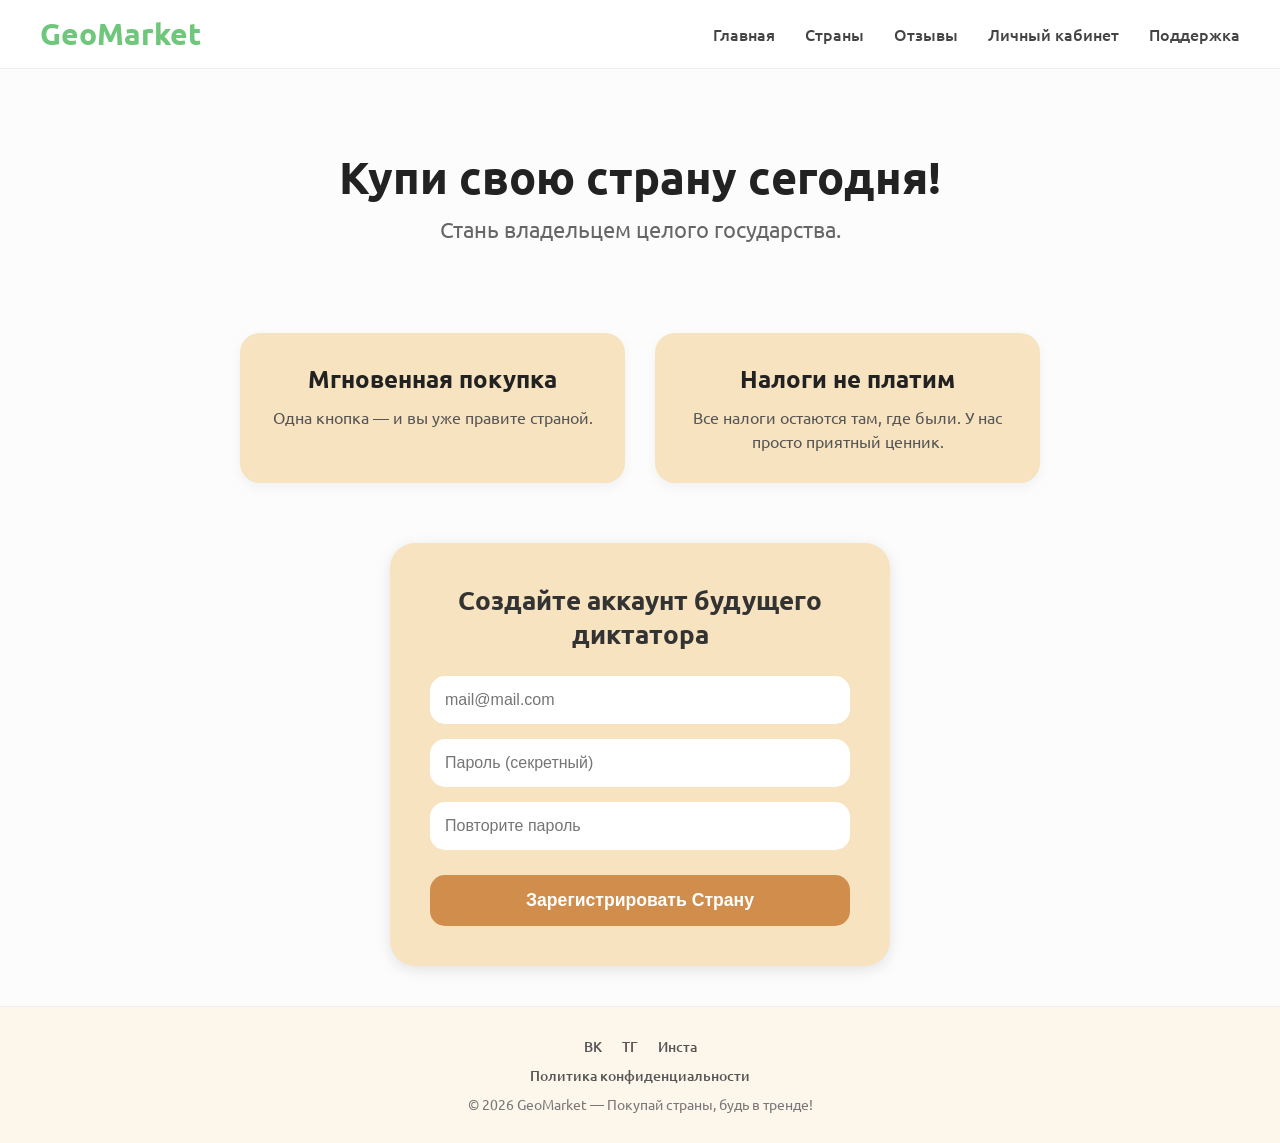
<file: index.html>
<!DOCTYPE html>
<html lang="ru">
<head>
    <meta charset="UTF-8">
    <meta name="viewport" content="width=device-width, initial-scale=1.0">
    <title>Магазин Стран</title>
    <link rel="stylesheet" href="style_index.css">
    <link rel="preconnect" href="https://fonts.googleapis.com">
    <link rel="preconnect" href="https://fonts.gstatic.com" crossorigin>
    <link href="https://fonts.googleapis.com/css2?family=Ubuntu:ital,wght@0,300;0,400;0,500;0,700;1,300;1,400;1,500;1,700&display=swap" rel="stylesheet">
</head>
<body>
    
    <header>
        <div class="logo">GeoMarket</div>
        <nav>
            <a href="index.html">Главная</a>
            <a href="catalog.html">Страны</a>
            <a href="feedback.html">Отзывы</a>
            <a href="akk.html">Личный кабинет</a>
            <a href="help.html">Поддержка</a>
        </nav>
    </header>
    

    <main>
        <div class="welcome-block">
            <h1>Купи свою страну сегодня!</h1>
            <p>Стань владельцем целого государства.</p>
        </div>

        <div class="features-grid">
            <div class="feature-card">
                <h3>Мгновенная покупка</h3>
                <p>Одна кнопка — и вы уже правите страной.</p>
            </div>
            <div class="feature-card">
                <h3>Налоги не платим</h3>
                <p>Все налоги остаются там, где были. У нас просто приятный ценник.</p>
            </div>
        </div>

        <div class="reg-section">
            <h2>Создайте аккаунт будущего диктатора</h2>
            <form id="regForm">
                <input type="email" id="email" placeholder="mail@mail.com" required>
                <input type="password" id="password" placeholder="Пароль (секретный)" required>
                <input type="password" id="repeatPassword" placeholder="Повторите пароль" required>
                <div id="passwordError" style="color: red; display: none; margin-top: 5px;">Пароли не совпадают! Не быть вам королем.</div>
                <button id="button2" class="button1" type="submit">Зарегистрировать Страну</button>
            </form>
        </div>
    </main>

    <footer>
        <div class="socials">
            <a href="#">ВК</a>
            <a href="#">ТГ</a>
            <a href="#">Инста</a>
        </div>
        <div class="links">
            <a href="#">Политика конфиденциальности</a>
        </div>
        <div>© 2026 GeoMarket — Покупай страны, будь в тренде!</div>
    </footer>
    
</body>
</html>
</file>
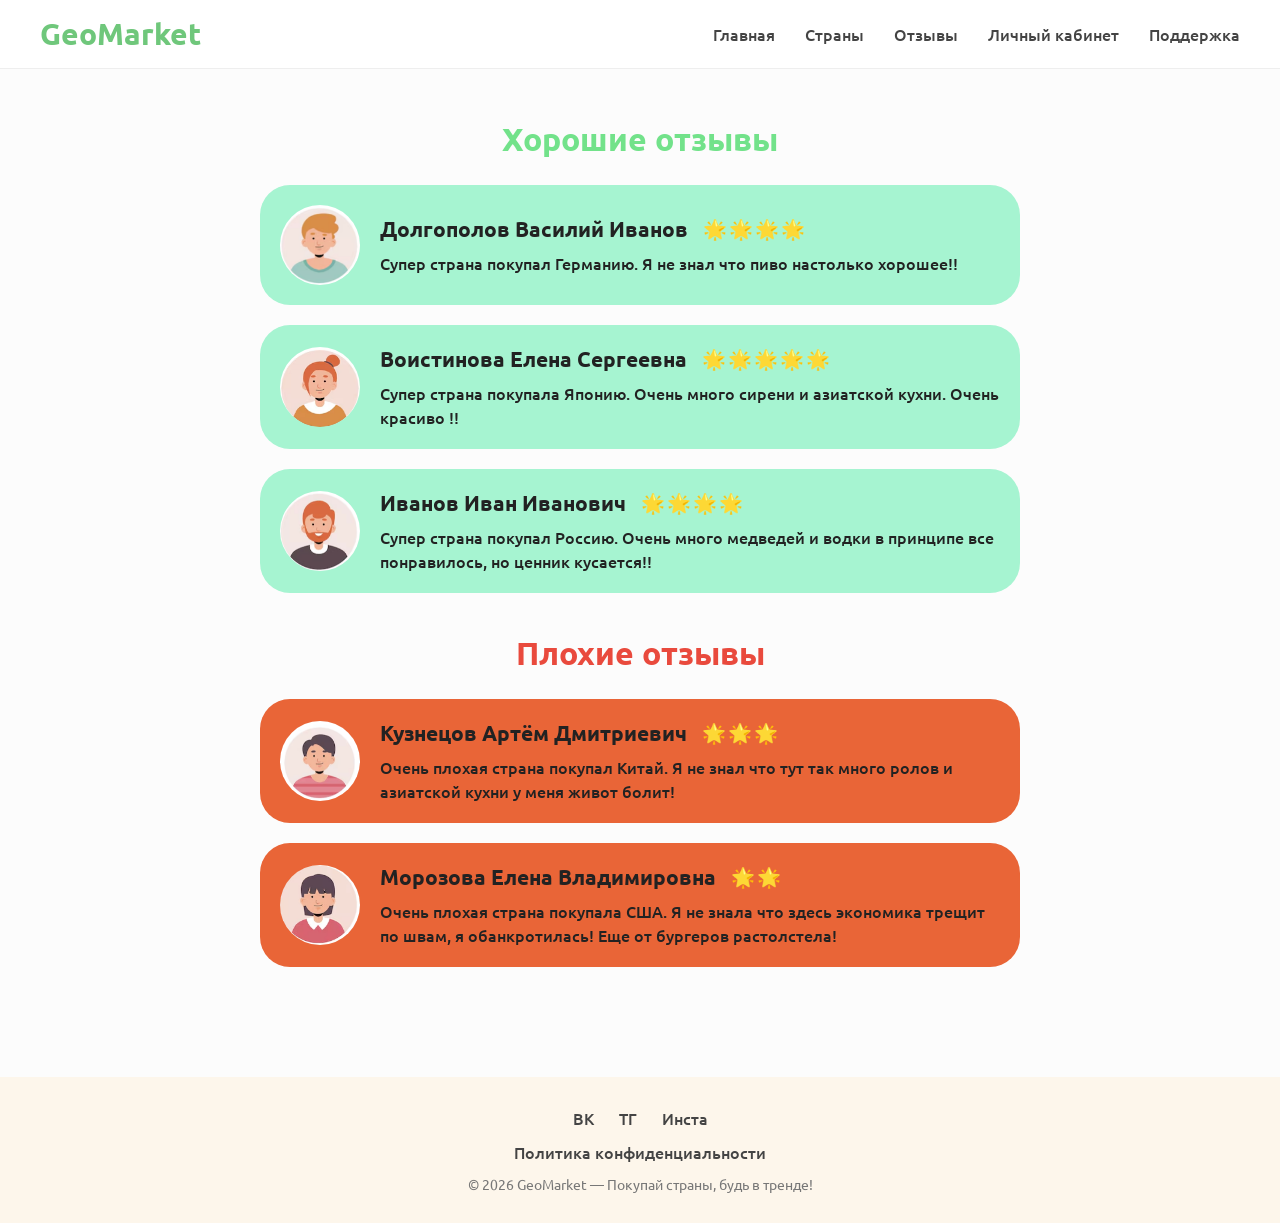
<file: feedback.html>
<!DOCTYPE html>
<html lang="ru">
<head>
    <meta charset="UTF-8">
    <meta name="viewport" content="width=device-width, initial-scale=1.0">
    <title>Отзывы — GeoMarket</title>
    <link rel="stylesheet" href="style_feedback.css">
    <link rel="preconnect" href="https://fonts.googleapis.com">
    <link rel="preconnect" href="https://fonts.gstatic.com" crossorigin>
    <link href="https://fonts.googleapis.com/css2?family=Ubuntu:ital,wght@0,300;0,400;0,500;0,700;1,300;1,400;1,500;1,700&display=swap" rel="stylesheet">
</head>
<body>
    <header>
        <div class="logo">GeoMarket</div>
        <nav>
            <a href="index.html">Главная</a>
            <a href="catalog.html">Страны</a>
            <a href="feedback.html">Отзывы</a>
            <a href="akk.html">Личный кабинет</a>
            <a href="help.html">Поддержка</a>
        </nav>
    </header>

    <main class="feedback">
        <h1 class="goodgood">Хорошие отзывы</h1>

        <div class="good">
            <img class="img112" src="7.png" alt="Аватар">
            <div>
                <div class="review-header">
                    <h2>Долгополов Василий Иванов</h2>
                    <h3>🌟🌟🌟🌟</h3>
                </div>
                <p>Супер страна покупал Германию. Я не знал что пиво настолько хорошее!!</p>
            </div>
        </div>

        <div class="good">
            <img class="img112" src="3.png" alt="Аватар">
            <div>
                <div class="review-header">
                    <h2>Воистинова Елена Сергеевна</h2>
                    <h3>🌟🌟🌟🌟🌟</h3>
                </div>
                <p>Супер страна покупала Японию. Очень много сирени и азиатской кухни. Очень красиво !!</p>
            </div>
        </div>

        <div class="good">
            <img class="img112" src="6.png" alt="Аватар">
            <div>
                <div class="review-header">
                    <h2>Иванов Иван Иванович</h2>
                    <h3>🌟🌟🌟🌟</h3>
                </div>
                <p>Супер страна покупал Россию. Очень много медведей и водки в принципе все понравилось, но ценник кусается!!</p>
            </div>
        </div>

        <h1 class="badbad">Плохие отзывы</h1>

        <div class="bad">
            <img class="img112" src="8.png" alt="Аватар">
            <div>
                <div class="review-header">
                    <h2>Кузнецов Артём Дмитриевич</h2>
                    <h3>🌟🌟🌟</h3>
                </div>
                <p>Очень плохая страна покупал Китай. Я не знал что тут так много ролов и азиатской кухни у меня живот болит!</p>
            </div>
        </div>

        <div class="bad">
            <img class="img112" src="2.png" alt="Аватар">
            <div>
                <div class="review-header">
                    <h2>Морозова Елена Владимировна</h2>
                    <h3>🌟🌟</h3>
                </div>
                <p>Очень плохая страна покупала США. Я не знала что здесь экономика трещит по швам, я обанкротилась! Еще от бургеров растолстела!</p>
            </div>
        </div>
    </main>

    <footer>
        <div class="socials">
            <a href="#">ВК</a>
            <a href="#">ТГ</a>
            <a href="#">Инста</a>
        </div>
        <div class="links">
            <a href="#">Политика конфиденциальности</a>
        </div>
        <div>© 2026 GeoMarket — Покупай страны, будь в тренде!</div>
    </footer>

    
</body>
</html>
</file>
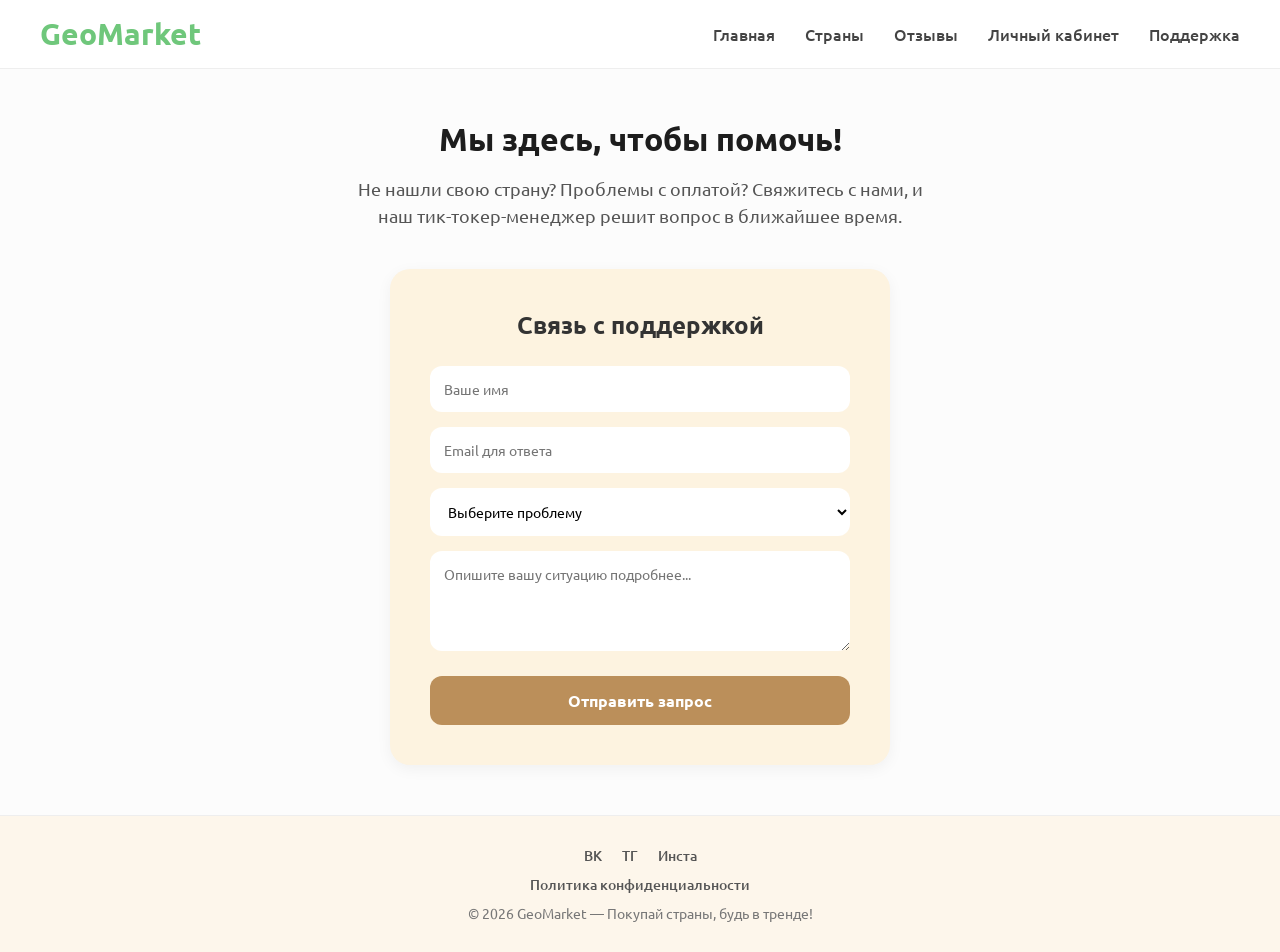
<file: help.html>
<!DOCTYPE html>
<html lang="ru">
<head>
    <meta charset="UTF-8">
    <meta name="viewport" content="width=device-width, initial-scale=1.0">
    <title>GeoMarket - Помощь</title>
    <link href="https://fonts.googleapis.com/css2?family=Ubuntu:ital,wght@0,300;0,400;0,500;0,700;1,300;1,400;1,500;1,700&display=swap" rel="stylesheet">
    <link rel="stylesheet" href="style_help.css">
</head>
<body>
    <header>
        <div class="logo">GeoMarket</div>
        <nav>
            <a href="index.html">Главная</a>
            <a href="catalog.html">Страны</a>
            <a href="feedback.html">Отзывы</a>
            <a href="akk.html">Личный кабинет</a>
            <a href="help.html">Поддержка</a>
        </nav>
    </header>

    <main>
        <section class="help-intro">
            <h1>Мы здесь, чтобы помочь!</h1>
            <p>Не нашли свою страну? Проблемы с оплатой? Свяжитесь с нами, и наш тик-токер-менеджер решит вопрос в ближайшее время.</p>
        </section>

        <section class="form-wrapper">
            <h2>Связь с поддержкой</h2>
            <form id="supportForm">
                <input type="text" id="name" placeholder="Ваше имя" required>
                <input type="email" id="email" placeholder="Email для ответа" required>
                <select id="problem" required>
                    <option value="" disabled selected>Выберите проблему</option>
                    <option value="delivery">Проблемы с доставкой</option>
                    <option value="payment">Оплата не прошла</option>
                    <option value="wrong">Прислали не ту страну</option>
                    <option value="other">Другое</option>
                </select>
                <textarea id="message" placeholder="Опишите вашу ситуацию подробнее..." required></textarea>
                <button type="submit">Отправить запрос</button>
            </form>
            <div id="statusMessage" style="margin-top: 15px; text-align: center; font-weight: 600; display: none;"></div>
        </section>
    </main>

    <footer>
        <div class="socials">
            <a href="#">ВК</a>
            <a href="#">ТГ</a>
            <a href="#">Инста</a>
        </div>
        <div class="links">
            <a href="#">Политика конфиденциальности</a>
        </div>
        <div>© 2026 GeoMarket — Покупай страны, будь в тренде!</div>
    </footer>
    <script src="index.js"></script>
</body>
</html>
</file>
<file: style_index.css>
* {
    margin: 0;
    padding: 0;
    box-sizing: border-box;
}

body {
    font-family: 'Ubuntu', sans-serif;
    background-color: #fcfcfc;
    color: #333;
    display: flex;
    flex-direction: column;
    min-height: 100vh;
}



header {
    display: flex;
    justify-content: space-between;
    align-items: center;
    padding: 15px 40px;
    background-color: #ffffff;
    border-bottom: 1px solid #eee;
}

nav {
    display: flex;
    gap: 30px; /* Одинаковое расстояние между ссылками */
}

nav a {
    text-decoration: none;
    color: #444;
    font-weight: 500;
}

.logo {
    font-size: 30px;
    font-weight: 700;
    color: #6fc77b;
}

nav a:hover {
    color: #6fc77b;
}

main {
    flex: 1;
    padding: 40px 20px;
    max-width: 1100px;
    margin: 0 auto;
    width: 100%;
}

.welcome-block {
    text-align: center;
    margin-bottom: 50px;
    padding: 40px 20px;
}

.welcome-block h1 {
    font-size: 2.8rem;
    margin-bottom: 10px;
    color: #222;
}

.welcome-block p {
    font-size: 1.4rem;
    color: #666;
}

.features-grid {
    display: grid;
    grid-template-columns: 1fr 1fr;
    gap: 30px;
    margin: 0 auto 60px auto;
    max-width: 800px;
}

.feature-card {
    background-color: #f7e3bf;
    padding: 30px;
    border-radius: 20px;
    text-align: center;
    box-shadow: 0 4px 12px rgba(0,0,0,0.05);
}

.feature-card h3 {
    font-size: 1.5rem;
    margin-bottom: 10px;
    color: #222;
}

.feature-card p {
    color: #555;
    font-size: 1rem;
    line-height: 1.5;
}

.reg-section {
    background-color: #f7e3bf;
    max-width: 500px;
    margin: 0 auto;
    padding: 40px;
    border-radius: 25px;
    text-align: center;
    box-shadow: 0 4px 15px rgba(0,0,0,0.1);
}

.reg-section h2 {
    margin-bottom: 25px;
    font-size: 1.6rem;
}

#regForm {
    display: flex;
    flex-direction: column;
    gap: 15px;
}

#regForm input {
    padding: 15px;
    border: none;
    border-radius: 15px;
    background-color: #ffffff;
    font-size: 1rem;
    outline: none;
}

#regForm input:focus {
    box-shadow: 0 0 0 3px #d18d4b;
}

#passwordError {
    margin-top: 5px;
    font-size: 0.9rem;
}

.button1 {
    padding: 15px;
    background-color: #d18d4b;
    color: #fff;
    border: none;
    border-radius: 15px;
    font-weight: 700;
    font-size: 1.1rem;
    cursor: pointer;
    transition: background-color 0.3s ease;
    margin-top: 10px;
}

.button1:hover {
    background-color: #b87836;
}

footer {
    background-color: #fdf6eb;
    padding: 30px 20px;
    text-align: center;
    border-top: 1px solid #eee;
    display: flex;
    flex-direction: column;
    gap: 10px;
    align-items: center;
}

.socials, .links {
    display: flex;
    gap: 20px;
}

footer a {
    text-decoration: none;
    color: #555;
    font-weight: 500;
    transition: color 0.3s ease;
}

footer a:hover {
    color: #d18d4b;
}

footer div {
    color: #777;
    font-size: 0.9rem;
}

@media screen and (max-width: 1024px) {
    header {
        padding: 15px 20px;
    }

    .logo {
        font-size: 1.6rem;
    }

    nav {
        gap: 15px;
    }

    main {
        padding: 30px 15px;
    }

    .welcome-block h1 {
        font-size: 2.4rem;
    }

    .features-grid {
        gap: 20px;
    }
}

@media screen and (max-width: 600px) {
    header {
        flex-direction: column;
        gap: 15px;
        padding: 15px 10px;
    }

    nav {
        flex-wrap: wrap;
        justify-content: center;
        gap: 10px 15px;
    }

    nav a {
        font-size: 0.9rem;
    }

    .welcome-block {
        padding: 20px 10px;
    }

    .welcome-block h1 {
        font-size: 2rem;
    }

    .welcome-block p {
        font-size: 1.1rem;
    }

    .features-grid {
        grid-template-columns: 1fr;
        gap: 20px;
    }

    .reg-section {
        padding: 20px;
        margin: 0 10px;
    }

    .reg-section h2 {
        font-size: 1.4rem;
    }

    #regForm input {
        padding: 12px;
    }

    .button1 {
        padding: 12px;
        font-size: 1rem;
    }

    footer {
        padding: 20px 15px;
    }
}
</file>
<file: style_feedback.css>
* {
    margin: 0;
    padding: 0;
    box-sizing: border-box;
}

body {
    font-family: 'Ubuntu', sans-serif;
    background-color: #fcfcfc;
    color: #333;
    display: flex;
    flex-direction: column;
    min-height: 100vh;
}

header {
    display: flex;
    justify-content: space-between;
    align-items: center;
    padding: 15px 40px;
    background-color: #ffffff;
    border-bottom: 1px solid #eee;
}

nav {
    display: flex;
    gap: 30px; /* Одинаковое расстояние между ссылками */
}

nav a {
    text-decoration: none;
    color: #444;
    font-weight: 500;
}

.logo {
    font-size: 30px;
    font-weight: 700;
    color: #6fc77b;
}

nav a:hover {
    color: #6fc77b;
}

main.feedback {
    flex: 1;
    padding: 40px 20px;
    max-width: 800px;
    margin: 0 auto;
    width: 100%;
}

.goodgood {
    text-align: center;
    font-size: 2rem;
    font-weight: 700;
    color: #72e28a;
    margin-bottom: 25px;
    margin-top: 10px;
}

.badbad {
    text-align: center;
    font-size: 2rem;
    font-weight: 700;
    color: #e94a3d;
    margin-bottom: 25px;
    margin-top: 40px;
}

.good, .bad {
    display: flex;
    align-items: center;
    gap: 20px;
    padding: 20px;
    margin-bottom: 20px;
    border-radius: 30px;
}

.good {
    background-color: #a6f4d1;
}

.bad {
    background-color: #e96537;
}

.img112 {
    width: 80px;
    height: 80px;
    border-radius: 50%;
    object-fit: cover;
    flex-shrink: 0;
    background-color: #ffffff;
}

.good > div, .bad > div {
    display: flex;
    flex-direction: column;
    width: 100%;
}

.review-header {
    display: flex;
    align-items: center;
    gap: 15px;
    flex-wrap: wrap;
}

.good h2, .bad h2 {
    font-size: 1.3rem;
    font-weight: 700;
    color: #222;
    margin: 0;
}

.good h3, .bad h3 {
    font-size: 1.2rem;
    color: #f7dc6f;
    margin: 0;
    letter-spacing: 2px;
}

.good p, .bad p {
    font-size: 1rem;
    line-height: 1.5;
    color: #222;
    font-weight: 500;
    margin-top: 8px;
}

footer {
    display: flex;
    flex-direction: column;
    align-items: center;
    padding: 30px 20px;
    background-color: #fdf6eb;
    gap: 12px;
    margin-top: 50px;
}

.socials, .links {
    display: flex;
    gap: 25px;
}

footer a {
    text-decoration: none;
    color: #444;
    font-weight: 500;
    transition: color 0.3s ease;
}

footer a:hover {
    color: #d18d4b;
}

footer div:last-child {
    color: #777;
    font-size: 14px;
}

@media (max-width: 1024px) {
    header {
        padding: 15px 25px;
    }

    .logo {
        font-size: 26px;
    }

    nav {
        gap: 15px;
    }
}

@media (max-width: 600px) {
    header {
        flex-direction: column;
        gap: 15px;
        padding: 15px;
    }

    nav {
        flex-wrap: wrap;
        justify-content: center;
        gap: 10px 15px;
    }

    nav a {
        font-size: 14px;
    }

    .logo {
        font-size: 24px;
    }

    .good, .bad {
        flex-direction: column;
        align-items: center;
        text-align: center;
        padding: 20px 15px;
    }

    .review-header {
        justify-content: center;
    }

    .good h2, .bad h2 {
        font-size: 1.1rem;
    }

    .good p, .bad p {
        font-size: 0.9rem;
    }

    footer {
        padding: 20px 15px;
        text-align: center;
    }
}
</file>
<file: style_help.css>
* {
    box-sizing: border-box;
    margin: 0;
    padding: 0;
}

body {
    font-family: 'Ubuntu', sans-serif;
    background-color: #fcfcfc;
    color: #333;
    display: flex;
    flex-direction: column;
    min-height: 100vh;
}


header {
    display: flex;
    justify-content: space-between;
    align-items: center;
    padding: 15px 40px;
    background-color: #ffffff;
    border-bottom: 1px solid #eee;
}

nav {
    display: flex;
    gap: 30px; /* Одинаковое расстояние между ссылками */
}

nav a {
    text-decoration: none;
    color: #444;
    font-weight: 500;
}

.logo {
    font-size: 30px;
    font-weight: 700;
    color: #6fc77b;
}

nav a:hover {
    color: #6fc77b;
}

main {
    flex: 1;
    padding: 50px 20px;
    display: flex;
    flex-direction: column;
    align-items: center;
    gap: 40px;
    width: 100%;
}

.help-intro {
    text-align: center;
    max-width: 600px;
}

.help-intro h1 {
    font-size: 32px;
    font-weight: 800;
    margin-bottom: 15px;
    color: #1d1d1d;
}

.help-intro p {
    font-size: 18px;
    color: #555;
    line-height: 1.5;
}

.form-wrapper {
    background-color: #fdf3e0;
    border-radius: 20px;
    padding: 40px;
    width: 100%;
    max-width: 500px;
    box-shadow: 0 4px 15px rgba(0,0,0,0.05);
}

.form-wrapper h2 {
    text-align: center;
    margin-bottom: 25px;
    font-weight: 700;
}

form {
    display: flex;
    flex-direction: column;
    gap: 15px;
}

input, select, textarea, button {
    width: 100%;
    padding: 14px;
    border: none;
    border-radius: 12px;
    font-family: inherit;
    font-size: 14px;
    background-color: #ffffff;
    outline: 1px solid transparent;
    transition: outline 0.2s ease;
}

input:focus, select:focus, textarea:focus {
    outline: 2px solid #bb8f5a;
}

textarea {
    resize: vertical;
    min-height: 100px;
}

button {
    background-color: #bb8f5a;
    color: white;
    font-weight: 700;
    font-size: 16px;
    cursor: pointer;
    margin-top: 10px;
    transition: background-color 0.3s ease;
}

button:hover {
    background-color: #a07041;
}

footer {
    background-color: #fdf6eb;
    padding: 30px 20px;
    text-align: center;
    border-top: 1px solid #eee;
    display: flex;
    flex-direction: column;
    gap: 10px;
    align-items: center;
}

.socials, .links {
    display: flex;
    gap: 20px;
}

footer a {
    text-decoration: none;
    color: #555;
    font-weight: 500;
    transition: color 0.3s ease;
}

footer a:hover {
    color: #d18d4b;
}

footer div {
    color: #777;
    font-size: 0.9rem;
}

/* --- МЕДИА ЗАПРОСЫ (аналогично вашему примеру) --- */
@media screen and (max-width: 1024px) {
    header {
        padding: 15px 20px;
    }

    .logo {
        font-size: 1.6rem;
    }

    nav {
        gap: 15px;
    }

    main {
        padding: 30px 15px;
    }

    .help-intro h1 {
        font-size: 2.4rem;
    }
}

@media screen and (max-width: 600px) {
    header {
        flex-direction: column;
        gap: 15px;
        padding: 15px 10px;
    }

    nav {
        flex-wrap: wrap;
        justify-content: center;
        gap: 10px 15px;
    }

    nav a {
        font-size: 0.9rem;
    }

    .help-intro {
        padding: 0 10px;
    }

    .help-intro h1 {
        font-size: 2rem;
    }

    .help-intro p {
        font-size: 1.1rem;
    }

    .form-wrapper {
        padding: 20px;
        margin: 0 10px;
    }

    .form-wrapper h2 {
        font-size: 1.4rem;
    }

    input, select, textarea {
        padding: 12px;
    }

    button {
        padding: 12px;
        font-size: 1rem;
    }

    footer {
        padding: 20px 15px;
    }
}
</file>
